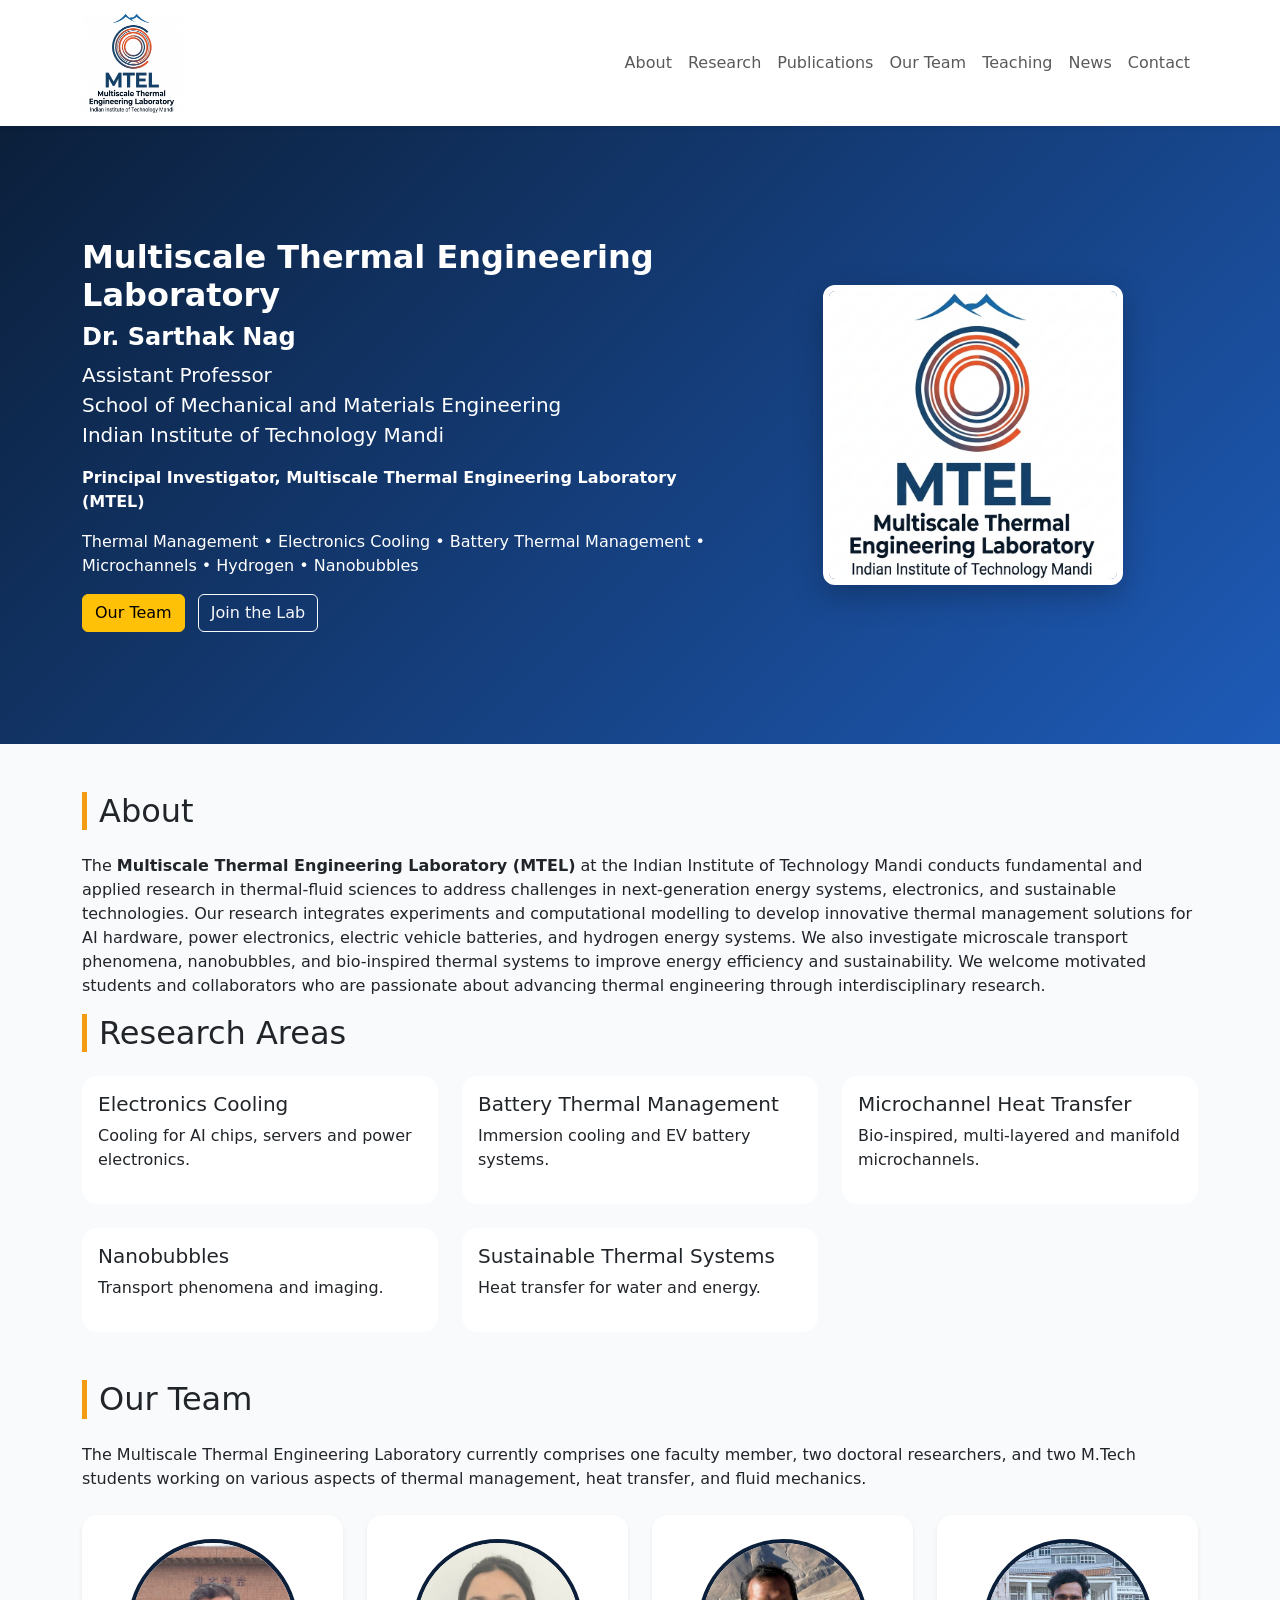
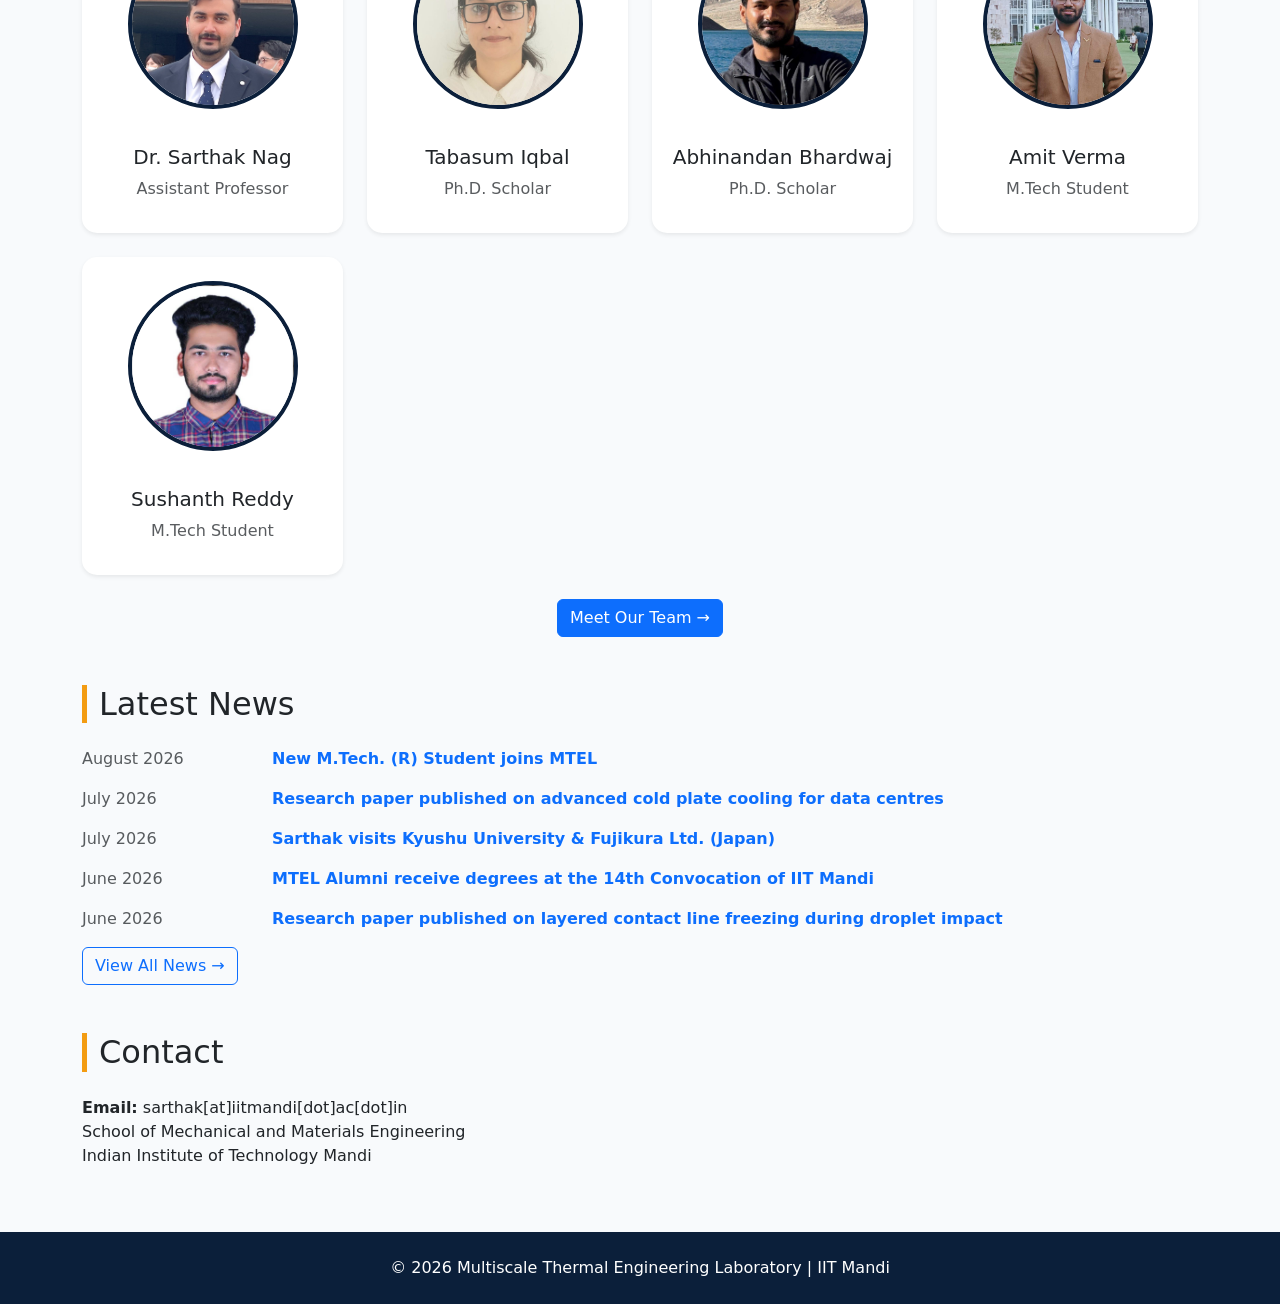
<file: index.html>
<!doctype html>
<html lang='en'>
<head>
<meta charset='utf-8'><meta name='viewport' content='width=device-width,initial-scale=1'>
<title>Dr. Sarthak Nag | MTEL</title>
<link href='https://cdn.jsdelivr.net/npm/bootstrap@5.3.7/dist/css/bootstrap.min.css' rel='stylesheet'>
<link rel='stylesheet' href='assets/css/style.css'>
</head>
<body>
<nav class='navbar navbar-expand-lg bg-white shadow-sm sticky-top'>
<div class='container'>
<a class="navbar-brand" href="index.html">
    <img src="assets/images/MTEL_Logo_square1.png"
         alt="MTEL Logo"
         height="100">
</a>
<ul class="navbar-nav ms-auto">
    <li class="nav-item"><a class="nav-link" href="/nagthermal/index.html#about">About</a></li>
    <li class="nav-item"><a class="nav-link" href="/nagthermal/index.html#research">Research</a></li>
    <li class="nav-item"><a class="nav-link" href="/nagthermal/pages/publications.html">Publications</a></li>
    <li class="nav-item"><a class="nav-link" href="/nagthermal/pages/people.html">Our Team</a></li>
    <li class="nav-item"><a class="nav-link" href="/nagthermal/pages/teaching.html">Teaching</a></li>
    <li class="nav-item"><a class="nav-link" href="/nagthermal/pages/news.html">News</a></li>
    <li class="nav-item"><a class="nav-link" href="/nagthermal/pages/contact.html">Contact</a></li>
</ul></div></nav>

<section class='hero'>
<div class='container'>
<div class='row align-items-center'>
<div class='col-lg-7'>
<h1 class="fs-2 fw-bold">Multiscale Thermal Engineering Laboratory</h1>
<h1 class="fs-4 fw-bold">Dr. Sarthak Nag</h1>
<p class='lead'>Assistant Professor<br>School of Mechanical and Materials Engineering<br>Indian Institute of Technology Mandi</p>
<p><strong>Principal Investigator, Multiscale Thermal Engineering Laboratory (MTEL)</strong></p>
<p>Thermal Management • Electronics Cooling • Battery Thermal Management • Microchannels • Hydrogen • Nanobubbles</p>
<a class='btn btn-warning me-2' href='pages/people.html'>Our Team</a>
<a class='btn btn-outline-light' href='pages/contact.html'>Join the Lab</a>
</div>
<div class='col-lg-5 text-center'>
<img src="assets/images/MTEL_Logo_square1.png"
     alt="Lab Logo"
     class="placeholder-photo">
</div>
</div></div></section>

<div class='container py-5' id='about'>
<h2 class='section-title'>About</h2>
<p>The <strong>Multiscale Thermal Engineering Laboratory (MTEL)</strong> at the Indian Institute of Technology Mandi conducts fundamental and applied research in 
  thermal-fluid sciences to address challenges in next-generation energy systems, electronics, and sustainable technologies. Our research integrates experiments 
  and computational modelling to develop innovative thermal management solutions for AI hardware, power electronics, electric vehicle batteries, and hydrogen energy systems.
  We also investigate microscale transport phenomena, nanobubbles, and bio-inspired thermal systems to improve energy efficiency and sustainability.
  We welcome motivated students and collaborators who are passionate about advancing thermal engineering through interdisciplinary research.
</p>

<h2 class='section-title' id='research'>Research Areas</h2>
<div class='row g-4'>
<div class='col-md-4'><div class='card h-100'><div class='card-body'><h5>Electronics Cooling</h5><p>Cooling for AI chips, servers and power electronics.</p></div></div></div><div class='col-md-4'><div class='card h-100'><div class='card-body'><h5>Battery Thermal Management</h5><p>Immersion cooling and EV battery systems.</p></div></div></div><div class='col-md-4'><div class='card h-100'><div class='card-body'><h5>Microchannel Heat Transfer</h5><p>Bio-inspired, multi-layered and manifold microchannels.</p></div></div></div><div class='col-md-4'><div class='card h-100'><div class='card-body'><h5>Nanobubbles</h5><p>Transport phenomena and imaging.</p></div></div></div><div class='col-md-4'><div class='card h-100'><div class='card-body'><h5>Sustainable Thermal Systems</h5><p>Heat transfer for water and energy.</p></div></div></div>
</div>

<h2 class="section-title mt-5">Our Team</h2> 
    <p class="mb-4"> The Multiscale Thermal Engineering Laboratory currently comprises one faculty member, two doctoral researchers, and two M.Tech students working on various aspects of thermal management, heat transfer, and fluid mechanics. </p> 
    <div class="row g-4">
    <!-- PI --> <div class="col-lg-3 col-md-6"> 
        <div class="card h-100 shadow-sm text-center"> 
            <img src="assets/images/SN-photo.jpg" class="profile-photo mt-4" alt="Dr. Sarthak Nag"> 
            <div class="card-body"> 
                <h5>Dr. Sarthak Nag</h5> 
                <p class="text-muted mb-2"> Assistant Professor </p> </div> </div> </div>
    <!-- Tabasum --> <div class="col-lg-3 col-md-6"> 
        <div class="card h-100 shadow-sm text-center">
            <img src="assets/images/tabasum.jpg" class="profile-photo mt-4" alt="Tabasum Iqbal">
            <div class="card-body"> 
                <h5>Tabasum Iqbal</h5> <p class="text-muted"> Ph.D. Scholar </p> </div> </div> </div>
        <!-- Abhinandan --> <div class="col-lg-3 col-md-6"> 
            <div class="card h-100 shadow-sm text-center"> 
                <img src="assets/images/abhinandan.jpg" class="profile-photo mt-4" alt="Abhinandan Bhardwaj"> 
                <div class="card-body"> 
                    <h5>Abhinandan Bhardwaj</h5> <p class="text-muted"> Ph.D. Scholar </p> </div> </div> </div> 
        <!-- Amit --> <div class="col-lg-3 col-md-6"> 
            <div class="card h-100 shadow-sm text-center"> 
                <img src="assets/images/amitv.jpg" class="profile-photo mt-4" alt="Amit Verma"> <div class="card-body"> 
                    <h5>Amit Verma</h5> <p class="text-muted"> M.Tech Student </p> </div> </div> </div> 
        <!-- Sushanth --> <div class="col-lg-3 col-md-6">
            <div class="card h-100 shadow-sm text-center"> 
                <img src="assets/images/sushanth.jpeg" class="profile-photo mt-4" alt="Suhant">
                <div class="card-body"> <h5>Sushanth Reddy</h5> 
                    <p class="text-muted"> M.Tech Student </p> </div> </div> </div> </div> 
    <div class="text-center mt-4"> <a href="pages/people.html" class="btn btn-primary"> Meet Our Team → </a> </div>
    
<h2 class='section-title mt-5'>Latest News</h2>

<div id="latest-news">
    <p class="text-muted">Loading latest news...</p>
</div>

<div class="mt-3">
    <a href="pages/news.html" class="btn btn-outline-primary">
        View All News →
    </a>
</div>

<h2 class='section-title mt-5' id='contact'>Contact</h2>
<p><strong>Email:</strong> sarthak[at]iitmandi[dot]ac[dot]in<br>
School of Mechanical and Materials Engineering<br>Indian Institute of Technology Mandi</p>
</div>

<footer class='py-4'><div class='container text-center'>
© <span id='year'></span> Multiscale Thermal Engineering Laboratory | IIT Mandi
</div></footer>
<script src='assets/js/main.js'></script>
</body></html>
</file>
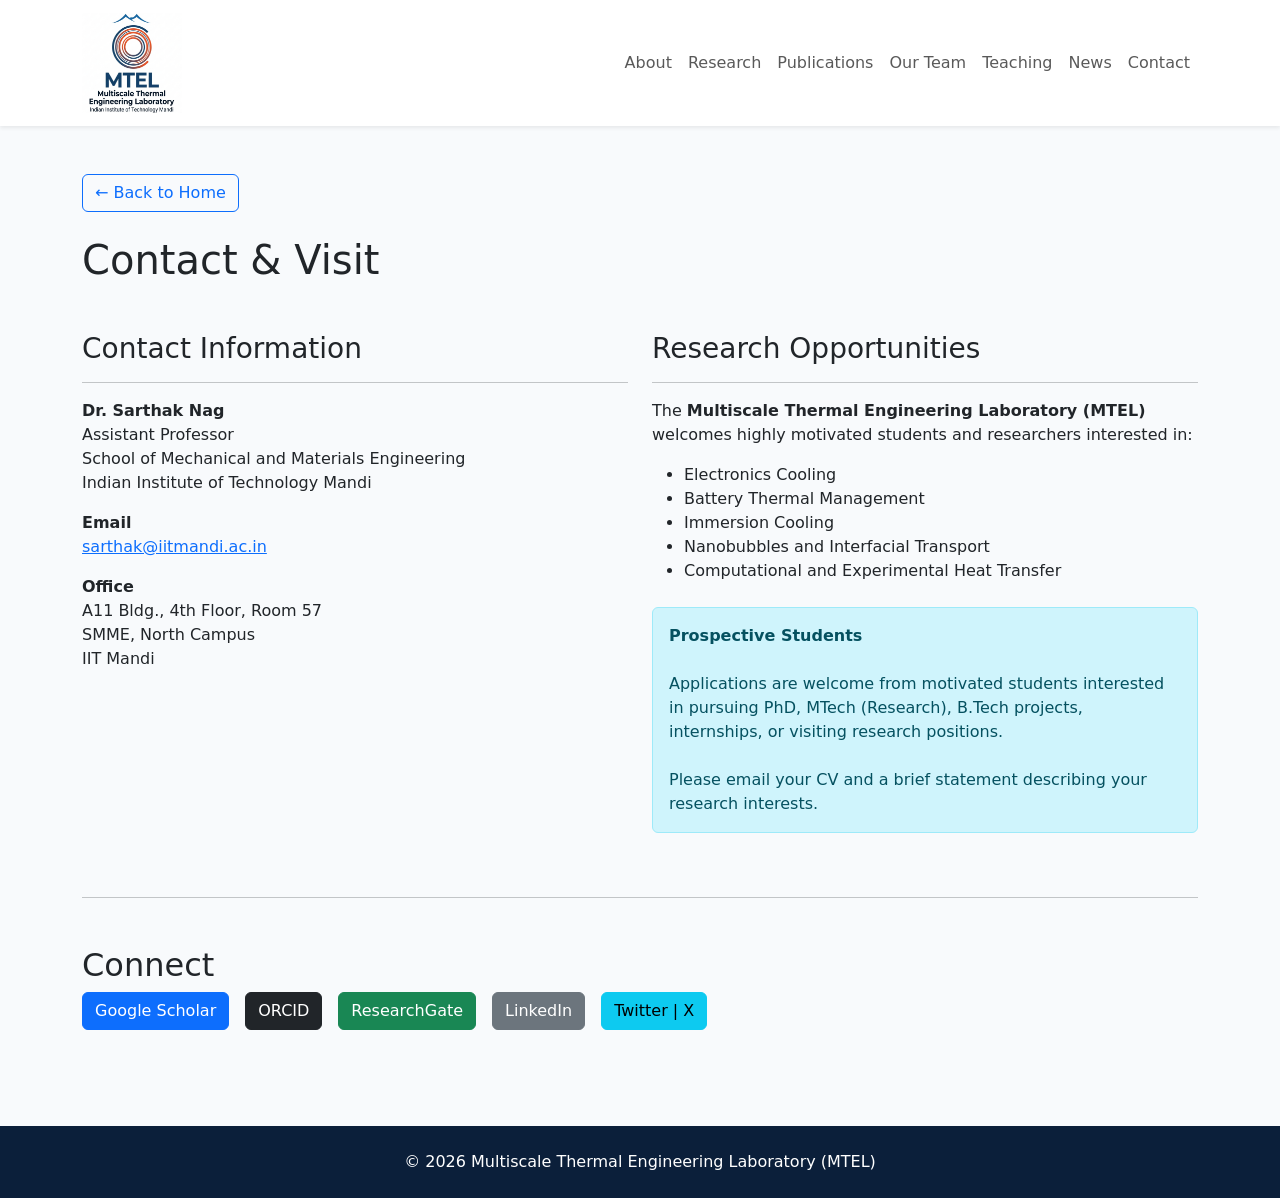
<file: pages/contact.html>
<!doctype html>
<html lang='en'>
<head>
<meta charset='utf-8'><meta name='viewport' content='width=device-width,initial-scale=1'>
<title>Our Team | MTEL</title>
<link href='https://cdn.jsdelivr.net/npm/bootstrap@5.3.7/dist/css/bootstrap.min.css' rel='stylesheet'>
<link rel='stylesheet' href='../assets/css/style.css'>
</head>
<body>
<nav class='navbar navbar-expand-lg bg-white shadow-sm sticky-top'>
<div class='container'>
<a class="navbar-brand" href="../index.html">
    <img src="../assets/images/MTEL_Logo_square1.png"
         alt="MTEL Logo"
         height="100">
</a>
<ul class="navbar-nav ms-auto">
    <li class="nav-item"><a class="nav-link" href="/nagthermal/index.html#about">About</a></li>
    <li class="nav-item"><a class="nav-link" href="/nagthermal/index.html#research">Research</a></li>
    <li class="nav-item"><a class="nav-link" href="/nagthermal/pages/publications.html">Publications</a></li>
    <li class="nav-item"><a class="nav-link" href="/nagthermal/pages/people.html">Our Team</a></li>
    <li class="nav-item"><a class="nav-link" href="/nagthermal/pages/teaching.html">Teaching</a></li>
    <li class="nav-item"><a class="nav-link" href="/nagthermal/pages/news.html">News</a></li>
    <li class="nav-item"><a class="nav-link" href="/nagthermal/pages/contact.html">Contact</a></li>
</ul></div></nav>

    <div class='container py-5' id='about'>
    <a href="../index.html" class="btn btn-outline-primary mb-4">
    ← Back to Home
</a>


    <h1 class="mb-5">Contact & Visit</h1>

    <div class="row">

        <div class="col-lg-6">

            <h3>Contact Information</h3>

            <hr>

            <p>
                <strong>Dr. Sarthak Nag</strong><br>
                Assistant Professor<br>
                School of Mechanical and Materials Engineering<br>
                Indian Institute of Technology Mandi
            </p>

            <p>
                <strong>Email</strong><br>
                <a href="mailto:sarthak@iitmandi.ac.in">
                    sarthak@iitmandi.ac.in
                </a>
            </p>

            <p>
                <strong>Office</strong><br>
                A11 Bldg., 4th Floor, Room 57<br>
                SMME, North Campus<br>
                IIT Mandi
            </p>

        </div>

        <div class="col-lg-6">

            <h3>Research Opportunities</h3>

            <hr>

            <p>
                The <strong>Multiscale Thermal Engineering Laboratory (MTEL)</strong>
                welcomes highly motivated students and researchers interested in:
            </p>

            <ul>

                <li>Electronics Cooling</li>

                <li>Battery Thermal Management</li>

                <li>Immersion Cooling</li>

                <li>Nanobubbles and Interfacial Transport</li>

                <li>Computational and Experimental Heat Transfer</li>

            </ul>

            <div class="alert alert-info mt-4">

                <strong>Prospective Students</strong>

                <br><br>

                Applications are welcome from motivated students interested in
                pursuing PhD, MTech (Research), B.Tech projects,
                internships, or visiting research positions.

                <br><br>

                Please email your CV 
                and a brief statement describing your research interests.

            </div>

        </div>

    </div>

    <hr class="my-5">

    <h2>Connect</h2>

<div class="d-flex gap-3 flex-wrap">

    <a class="btn btn-primary"
       href="https://scholar.google.com/citations?user=2ltSnQ8AAAAJ&hl=en"
       target="_blank"
       rel="noopener noreferrer">
        Google Scholar
    </a>

    <a class="btn btn-dark"
       href="https://orcid.org/0000-0002-2095-2485"
       target="_blank"
       rel="noopener noreferrer">
        ORCID
    </a>

    <a class="btn btn-success"
       href="https://www.researchgate.net/profile/Sarthak-Nag"
       target="_blank"
       rel="noopener noreferrer">
        ResearchGate
    </a>

    <a class="btn btn-secondary"
       href="https://www.linkedin.com/in/sarthaknag/"
       target="_blank"
       rel="noopener noreferrer">
        LinkedIn
    </a>

    <a class="btn btn-info"
       href="https://x.com/iamSarthakNag"
       target="_blank"
       rel="noopener noreferrer">
        Twitter | X
    </a>

</div>

</div>
    
  
<footer class="text-center py-4 mt-5">

    © 2026 Multiscale Thermal Engineering Laboratory (MTEL)

</footer>

</body>

</html>
</file>
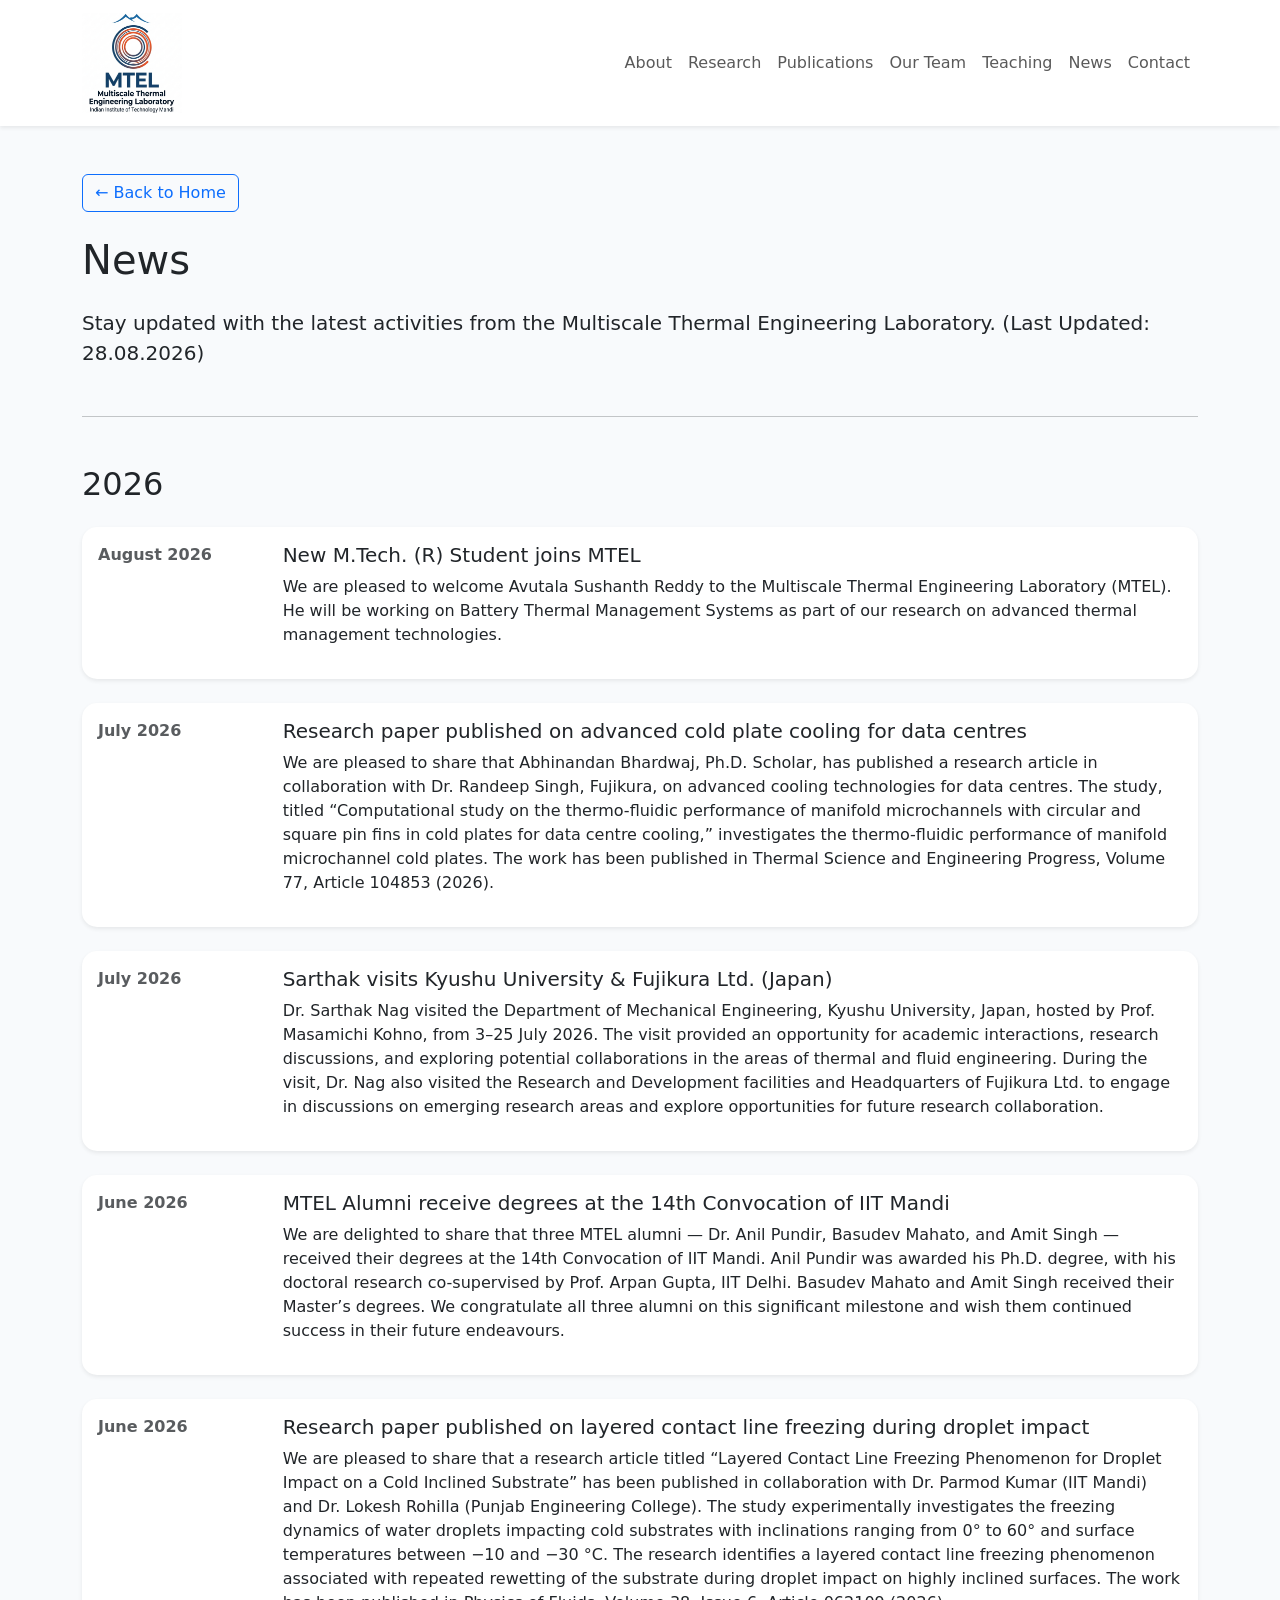
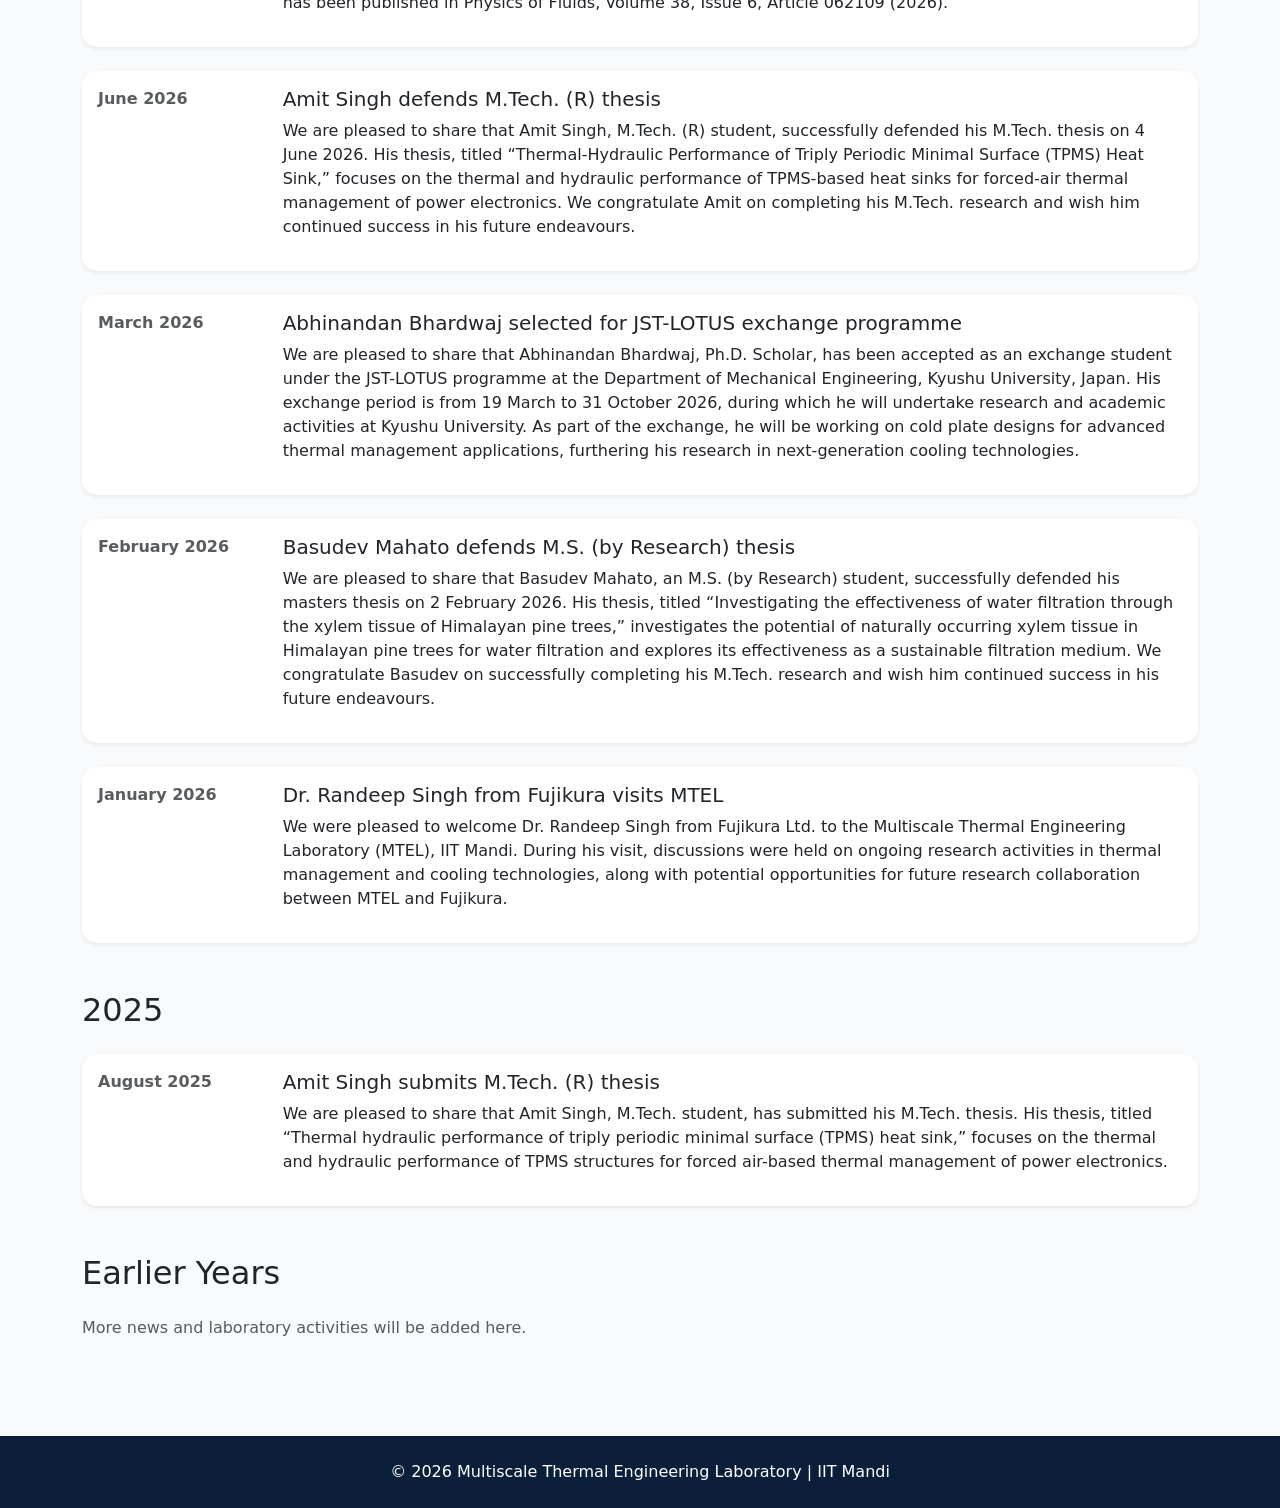
<file: pages/news.html>
<!doctype html>
<html lang='en'>
<head>
<meta charset='utf-8'><meta name='viewport' content='width=device-width,initial-scale=1'>
<title>News | MTEL</title>
<link href='https://cdn.jsdelivr.net/npm/bootstrap@5.3.7/dist/css/bootstrap.min.css' rel='stylesheet'>
<link rel='stylesheet' href='../assets/css/style.css'>
</head>
<body>
<nav class='navbar navbar-expand-lg bg-white shadow-sm sticky-top'>
<div class='container'>
<a class="navbar-brand" href="../index.html">
    <img src="../assets/images/MTEL_Logo_square1.png"
         alt="MTEL Logo"
         height="100">
</a>    
<ul class="navbar-nav ms-auto">
    <li class="nav-item"><a class="nav-link" href="/nagthermal/index.html#about">About</a></li>
    <li class="nav-item"><a class="nav-link" href="/nagthermal/index.html#research">Research</a></li>
    <li class="nav-item"><a class="nav-link" href="/nagthermal/pages/publications.html">Publications</a></li>
    <li class="nav-item"><a class="nav-link" href="/nagthermal/pages/people.html">Our Team</a></li>
    <li class="nav-item"><a class="nav-link" href="/nagthermal/pages/teaching.html">Teaching</a></li>
    <li class="nav-item"><a class="nav-link" href="/nagthermal/pages/news.html">News</a></li>
    <li class="nav-item"><a class="nav-link" href="/nagthermal/pages/contact.html">Contact</a></li>
</ul></div></nav>

    <div class='container py-5' id='about'>
    <a href="../index.html" class="btn btn-outline-primary mb-4">
    ← Back to Home
</a>

 <h1 class="mb-4">News</h1>

    <p class="lead">
        Stay updated with the latest activities from the
        Multiscale Thermal Engineering Laboratory. (Last Updated: 28.08.2026)
    </p>

    <hr class="my-5">


    <!-- ==================== 2026 ==================== -->

    <section class="mb-5">

        <h2 class="mb-4">2026</h2>

      
        <!-- News Item -->

        <div class="card shadow-sm mb-4">

            <div class="card-body">

                <div class="row">

                    <div class="col-md-2">
                        <p class="text-muted mb-1">
                            <strong>August 2026</strong>
                        </p>
                    </div>

                    <div class="col-md-10">

                        <h5>
                            New M.Tech. (R) Student joins MTEL
                        </h5>

                        <p>
                           We are pleased to welcome Avutala Sushanth Reddy to the Multiscale Thermal Engineering Laboratory (MTEL). 
                            He will be working on Battery Thermal Management Systems as part of our research on advanced thermal 
                            management technologies.
                        </p>

                    </div>

                </div>

            </div>

        </div>


        <!-- News Item -->

        <div class="card shadow-sm mb-4">

            <div class="card-body">

                <div class="row">

                    <div class="col-md-2">
                        <p class="text-muted mb-1">
                            <strong>July 2026</strong>
                        </p>
                    </div>

                    <div class="col-md-10">

                        <h5>
                            Research paper published on advanced cold plate cooling for data centres
                        </h5>

                        <p>
                           We are pleased to share that Abhinandan Bhardwaj, Ph.D. Scholar, has published a research article
                            in collaboration with Dr. Randeep Singh, Fujikura, on advanced cooling technologies for data centres. 
                            The study, titled “Computational study on the thermo-fluidic performance of manifold microchannels with 
                            circular and square pin fins in cold plates for data centre cooling,” investigates the thermo-fluidic
                            performance of manifold microchannel cold plates. The work has been published in Thermal Science and 
                            Engineering Progress, Volume 77, Article 104853 (2026).
                        </p>

                    </div>

                </div>

            </div>

        </div>

     <!-- News Item -->

        <div class="card shadow-sm mb-4">

            <div class="card-body">

                <div class="row">

                    <div class="col-md-2">
                        <p class="text-muted mb-1">
                            <strong>July 2026</strong>
                        </p>
                    </div>

                    <div class="col-md-10">

                        <h5>
                            Sarthak visits Kyushu University & Fujikura Ltd. (Japan)
                        </h5>

                        <p>
                       Dr. Sarthak Nag visited the Department of Mechanical Engineering, Kyushu University, Japan, hosted by 
                            Prof. Masamichi Kohno, from 3–25 July 2026. The visit provided an opportunity for academic interactions, 
                            research discussions, and exploring potential collaborations in the areas of thermal and fluid engineering.

During the visit, Dr. Nag also visited the Research and Development facilities and Headquarters of Fujikura Ltd. 
                            to engage in discussions on emerging research areas and explore opportunities for future 
                            research collaboration.
                        </p>

                    </div>

                </div>

            </div>

        </div>

                        <!-- News Item -->

        <div class="card shadow-sm mb-4">

            <div class="card-body">

                <div class="row">

                    <div class="col-md-2">
                        <p class="text-muted mb-1">
                            <strong>June 2026</strong>
                        </p>
                    </div>

                    <div class="col-md-10">

                        <h5>
                            MTEL Alumni receive degrees at the 14th Convocation of IIT Mandi
                        </h5>

                        <p>
                    We are delighted to share that three MTEL alumni — Dr. Anil Pundir, Basudev Mahato, and Amit Singh — 
                            received their degrees at the 14th Convocation of IIT Mandi.

Anil Pundir was awarded his Ph.D. degree, with his doctoral research co-supervised by Prof. Arpan Gupta, IIT Delhi. 
                            Basudev Mahato and Amit Singh received their Master’s degrees.

We congratulate all three alumni on this significant milestone and wish them continued success in their future endeavours.
                        </p>

                    </div>

                </div>

            </div>

        </div>

         <!-- News Item -->

        <div class="card shadow-sm mb-4">

            <div class="card-body">

                <div class="row">

                    <div class="col-md-2">
                        <p class="text-muted mb-1">
                            <strong>June 2026</strong>
                        </p>
                    </div>

                    <div class="col-md-10">

                        <h5>
                 Research paper published on layered contact line freezing during droplet impact
                        </h5>

                        <p>
                  We are pleased to share that a research article titled “Layered Contact Line Freezing Phenomenon for Droplet Impact 
                            on a Cold Inclined Substrate” has been published in collaboration with Dr. Parmod Kumar (IIT Mandi) and 
                            Dr. Lokesh Rohilla (Punjab Engineering College).

The study experimentally investigates the freezing dynamics of water droplets impacting cold substrates with inclinations 
                            ranging from 0° to 60° and surface temperatures between −10 and −30 °C. The research identifies a 
                            layered contact line freezing phenomenon associated with repeated rewetting of the substrate during droplet 
                            impact on highly inclined surfaces.

The work has been published in Physics of Fluids, Volume 38, Issue 6, Article 062109 (2026).
                        </p>

                    </div>

                </div>

            </div>

        </div>
                        <!-- News Item -->

        <div class="card shadow-sm mb-4">

            <div class="card-body">

                <div class="row">

                    <div class="col-md-2">
                        <p class="text-muted mb-1">
                            <strong>June 2026</strong>
                        </p>
                    </div>

                    <div class="col-md-10">

                        <h5>
                            Amit Singh defends M.Tech. (R) thesis
                        </h5>

                        <p>
                   We are pleased to share that Amit Singh, M.Tech. (R) student, successfully defended his M.Tech. thesis on 4 June 2026.

His thesis, titled “Thermal-Hydraulic Performance of Triply Periodic Minimal Surface (TPMS) Heat Sink,” focuses on the thermal and 
                            hydraulic performance of TPMS-based heat sinks for forced-air thermal management of power electronics.

We congratulate Amit on completing his M.Tech. research and wish him continued success in his future endeavours.
                        </p>

                    </div>

                </div>

            </div>

        </div>
        
         <!-- News Item -->

        <div class="card shadow-sm mb-4">

            <div class="card-body">

                <div class="row">

                    <div class="col-md-2">
                        <p class="text-muted mb-1">
                            <strong>March 2026</strong>
                        </p>
                    </div>

                    <div class="col-md-10">

                        <h5>
                            Abhinandan Bhardwaj selected for JST-LOTUS exchange programme
                        </h5>

                        <p>
                      We are pleased to share that Abhinandan Bhardwaj, Ph.D. Scholar, has been accepted as an exchange student 
                            under the JST-LOTUS programme at the Department of Mechanical Engineering, Kyushu University, Japan.

His exchange period is from 19 March to 31 October 2026, during which he will undertake research and academic activities at 
                            Kyushu University. As part of the exchange, he will be working on cold plate designs for advanced 
                            thermal management applications, furthering his research in next-generation cooling technologies.
                        </p>

                    </div>

                </div>

            </div>

        </div>
        
<!-- News Item -->

        <div class="card shadow-sm mb-4">

            <div class="card-body">

                <div class="row">

                    <div class="col-md-2">
                        <p class="text-muted mb-1">
                            <strong>February 2026</strong>
                        </p>
                    </div>

                    <div class="col-md-10">

                        <h5>
                           Basudev Mahato defends M.S. (by Research) thesis
                        </h5>

                        <p>
                   We are pleased to share that Basudev Mahato, an M.S. (by Research) student, successfully defended his masters thesis on 2 February 2026.

His thesis, titled “Investigating the effectiveness of water filtration through the xylem tissue of Himalayan pine trees,” investigates the potential of naturally occurring xylem tissue in Himalayan pine trees for water filtration and explores its effectiveness as a sustainable filtration medium.

We congratulate Basudev on successfully completing his M.Tech. research and wish him continued success in his future endeavours.
                        </p>

                    </div>

                </div>

            </div>

        </div>

<!-- News Item -->

        <div class="card shadow-sm mb-4">

            <div class="card-body">

                <div class="row">

                    <div class="col-md-2">
                        <p class="text-muted mb-1">
                            <strong>January 2026</strong>
                        </p>
                    </div>

                    <div class="col-md-10">

                        <h5>
                            Dr. Randeep Singh from Fujikura visits MTEL
                        </h5>

                        <p>
              We were pleased to welcome Dr. Randeep Singh from Fujikura Ltd. to the Multiscale Thermal Engineering Laboratory 
                            (MTEL), IIT Mandi.

During his visit, discussions were held on ongoing research activities in thermal management and cooling technologies, 
                            along with potential opportunities for future research collaboration between MTEL and Fujikura.
                        </p>

                    </div>

                </div>

            </div>

        </div>

    </section>


    <!-- ==================== 2025 ==================== -->

    <section class="mb-5">

        <h2 class="mb-4">2025</h2>

 <!-- News Item -->

        <div class="card shadow-sm mb-4">

            <div class="card-body">

                <div class="row">

                    <div class="col-md-2">
                        <p class="text-muted mb-1">
                            <strong>August 2025</strong>
                        </p>
                    </div>

                    <div class="col-md-10">

                        <h5>
                            Amit Singh submits M.Tech. (R) thesis
                        </h5>

                        <p>
                     We are pleased to share that Amit Singh, M.Tech. student, has submitted his M.Tech. thesis.

His thesis, titled “Thermal hydraulic performance of triply periodic minimal surface (TPMS) heat sink,” focuses on the thermal and 
                            hydraulic performance of TPMS structures for forced air-based thermal management of power electronics.
                        </p>

                    </div>

                </div>

            </div>

        </div>

    </section>


    <!-- ==================== Earlier Years ==================== -->

    <section class="mb-5">

        <h2 class="mb-4">Earlier Years</h2>

        <p class="text-muted">
            More news and laboratory activities will be added here.
        </p>

    </section>


</div>


<!-- Footer -->

<footer class='py-4'>

<div class='container text-center'>

© 2026 Multiscale Thermal Engineering Laboratory | IIT Mandi

</div>

</footer>


<script src='../assets/js/main.js'></script>

</body>
</html>
</file>
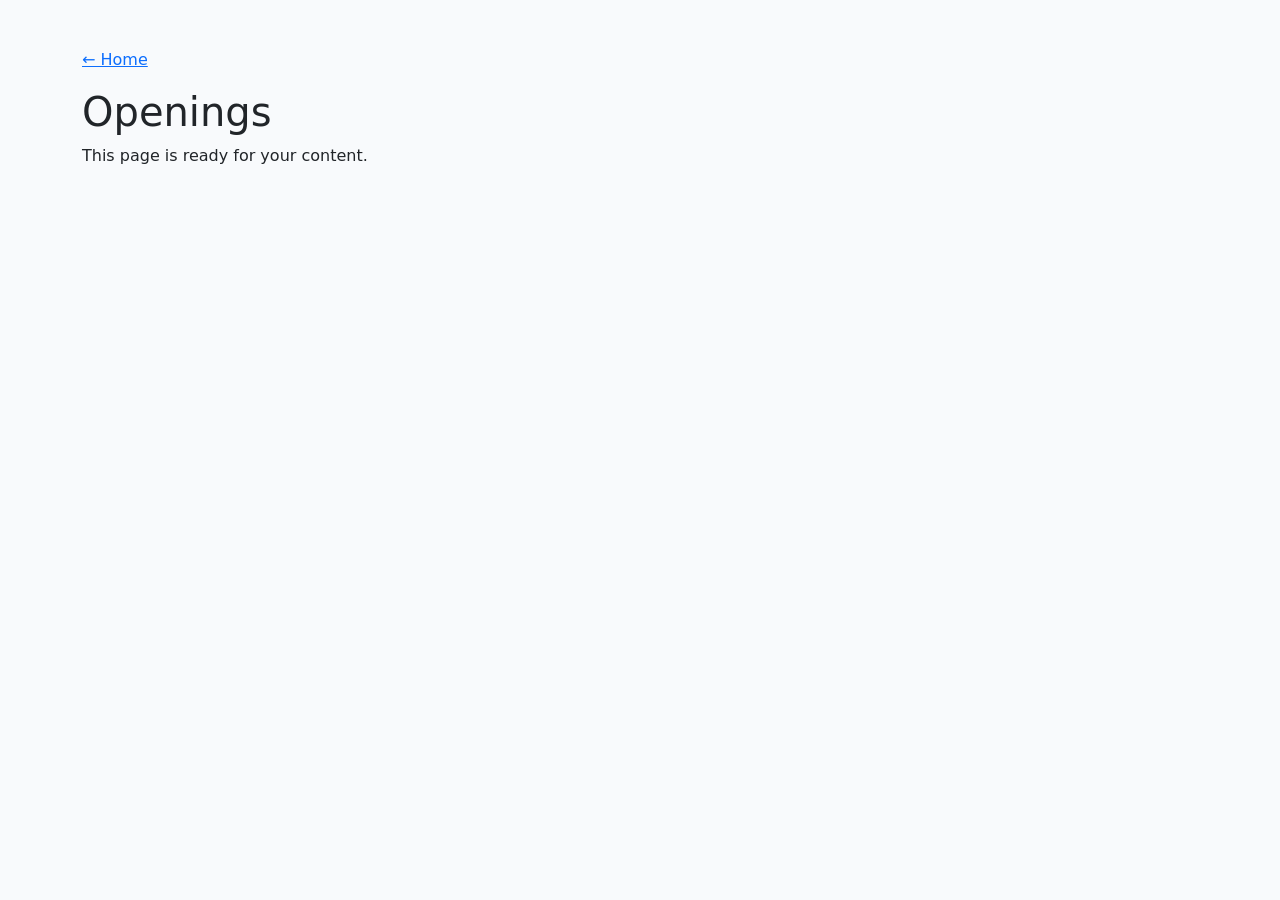
<file: pages/openings.html>
<!doctype html><html><head>
<meta charset='utf-8'><meta name='viewport' content='width=device-width,initial-scale=1'>
<link href='https://cdn.jsdelivr.net/npm/bootstrap@5.3.7/dist/css/bootstrap.min.css' rel='stylesheet'>
<link rel='stylesheet' href='../assets/css/style.css'>
<title>Openings</title></head>
<body><div class='container py-5'>
<a href='../index.html'>&larr; Home</a>
<h1 class='mt-3'>Openings</h1>
<p>This page is ready for your content.</p>
</div></body></html>
</file>
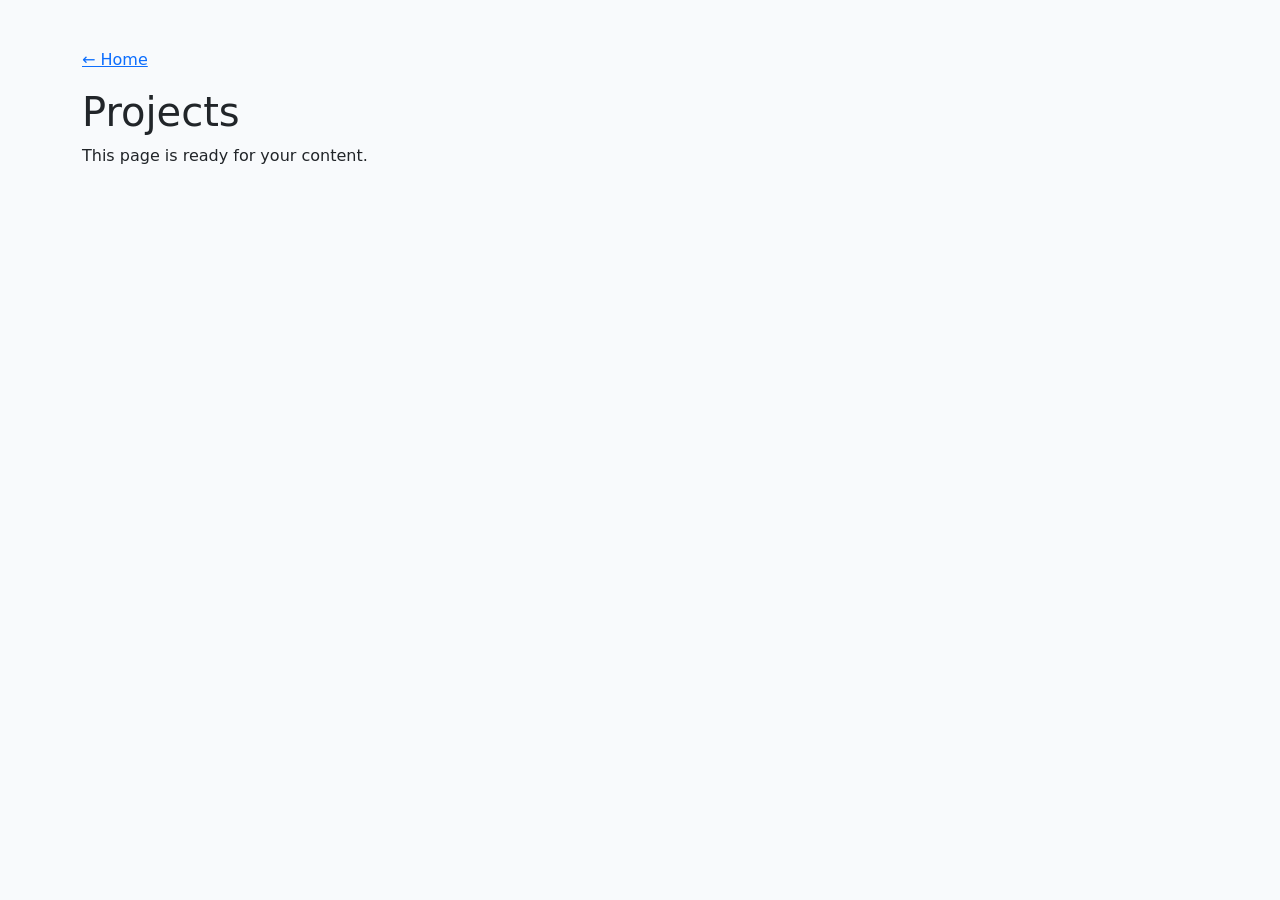
<file: pages/projects.html>
<!doctype html><html><head>
<meta charset='utf-8'><meta name='viewport' content='width=device-width,initial-scale=1'>
<link href='https://cdn.jsdelivr.net/npm/bootstrap@5.3.7/dist/css/bootstrap.min.css' rel='stylesheet'>
<link rel='stylesheet' href='../assets/css/style.css'>
<title>Projects</title></head>
<body><div class='container py-5'>
<a href='../index.html'>&larr; Home</a>
<h1 class='mt-3'>Projects</h1>
<p>This page is ready for your content.</p>
</div></body></html>
</file>
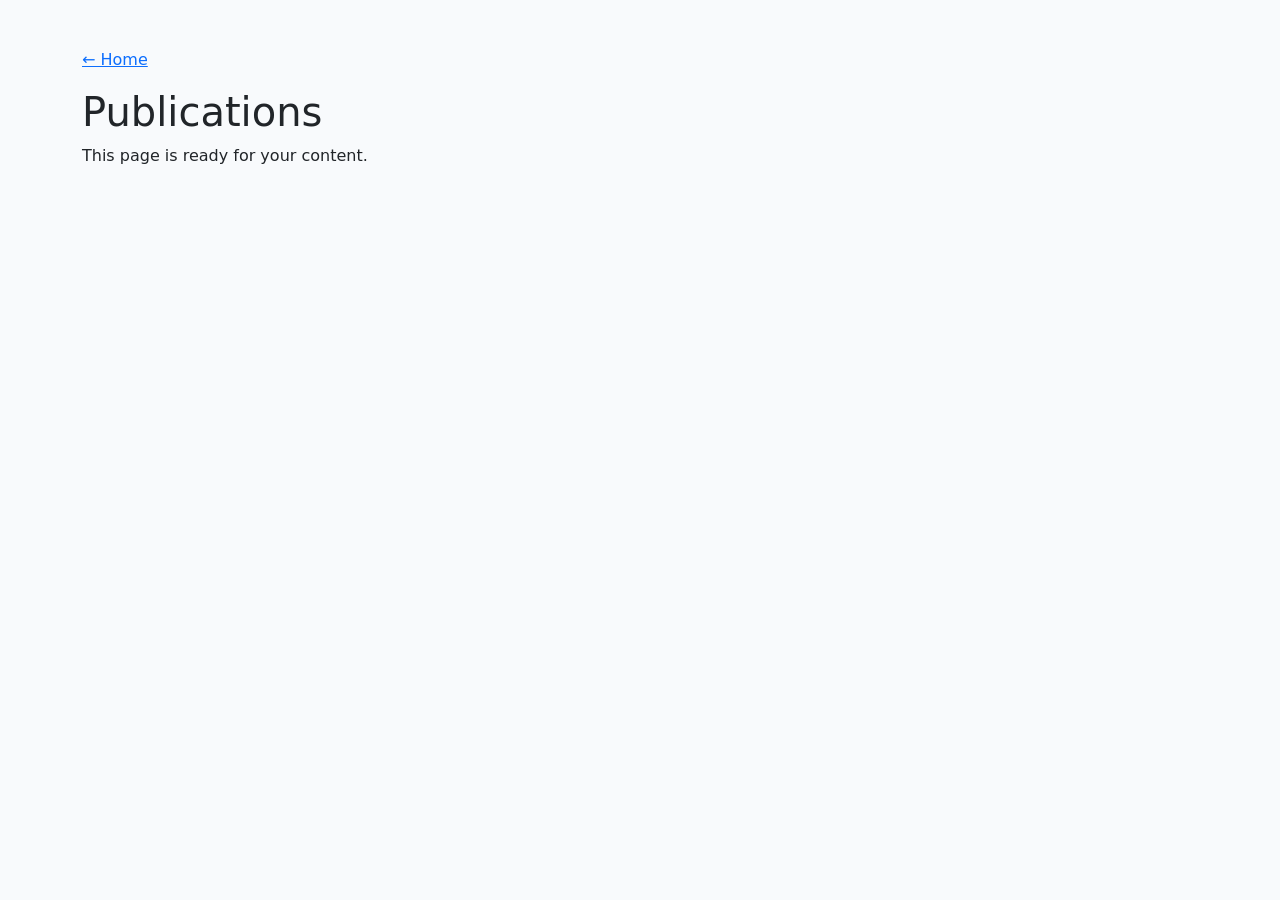
<file: pages/publications.html>
<!doctype html><html><head>
<meta charset='utf-8'><meta name='viewport' content='width=device-width,initial-scale=1'>
<link href='https://cdn.jsdelivr.net/npm/bootstrap@5.3.7/dist/css/bootstrap.min.css' rel='stylesheet'>
<link rel='stylesheet' href='../assets/css/style.css'>
<title>Publications</title></head>
<body><div class='container py-5'>
<a href='../index.html'>&larr; Home</a>
<h1 class='mt-3'>Publications</h1>
<p>This page is ready for your content.</p>
</div></body></html>
</file>
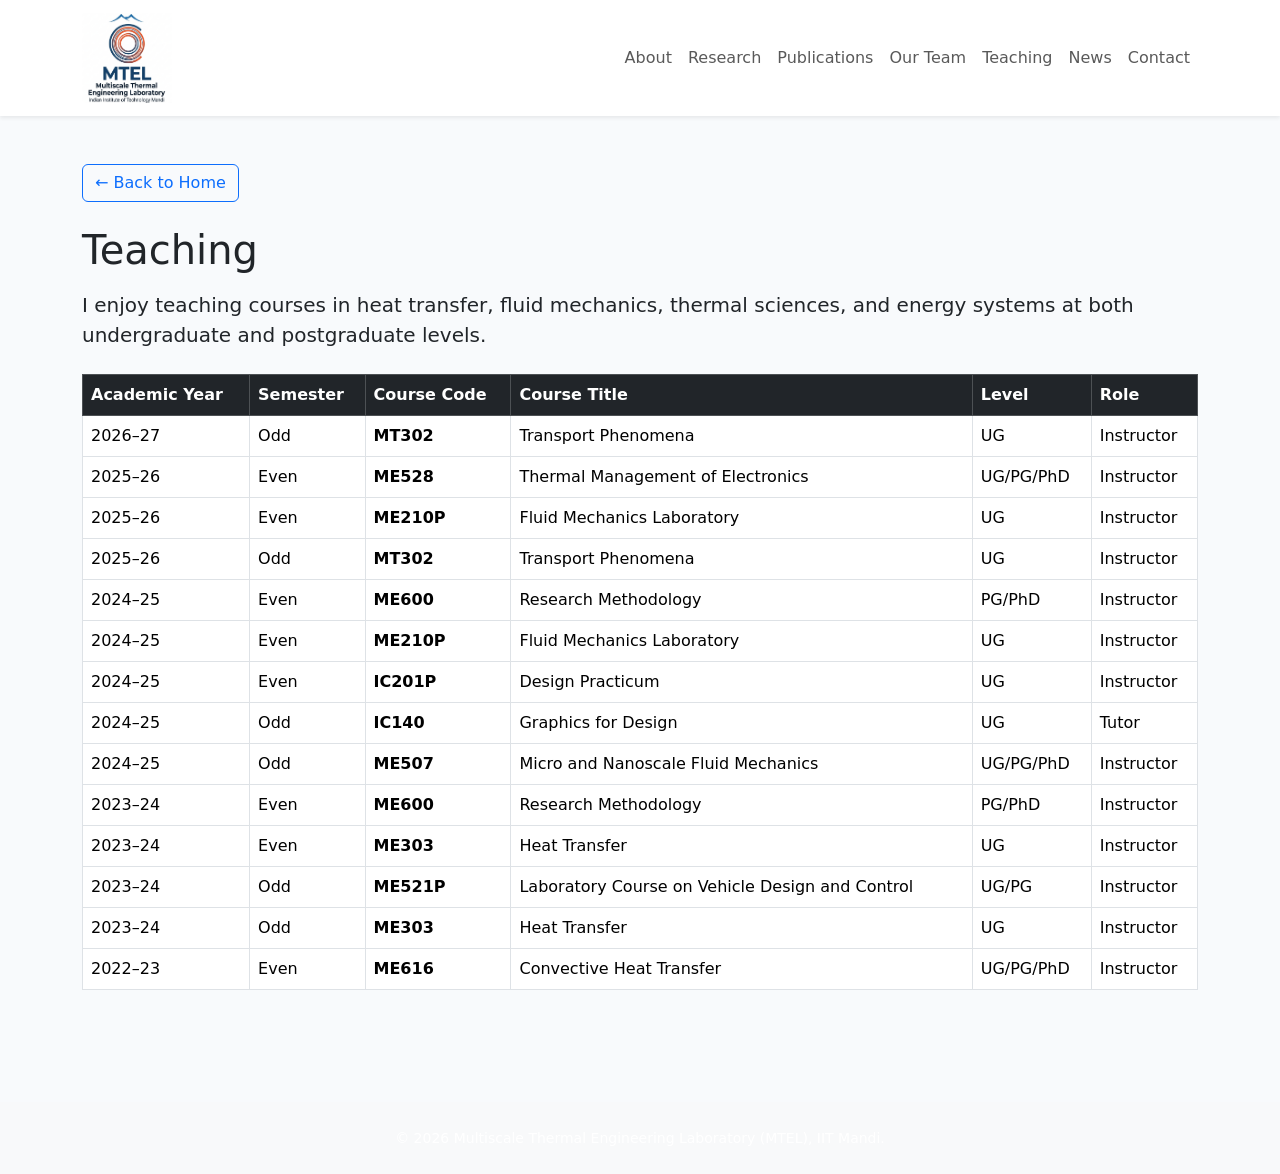
<file: pages/teaching.html>
<!doctype html>
<html lang="en">

<head>
    <meta charset="utf-8">
    <meta name="viewport" content="width=device-width, initial-scale=1">
    <title>Teaching | MTEL</title>

    <link href="https://cdn.jsdelivr.net/npm/bootstrap@5.3.7/dist/css/bootstrap.min.css" rel="stylesheet">
    <link rel="stylesheet" href="../assets/css/style.css">
</head>

<body>

<!-- Navigation -->
<nav class="navbar navbar-expand-lg bg-white shadow-sm sticky-top">
    <div class="container">

        <a class="navbar-brand" href="../index.html">
            <img src="../assets/images/MTEL_Logo_square1.png"
                 alt="MTEL Logo"
                 height="90">
        </a>

        <button class="navbar-toggler" type="button" data-bs-toggle="collapse"
            data-bs-target="#navbarNav">
            <span class="navbar-toggler-icon"></span>
        </button>

        <div class="collapse navbar-collapse" id="navbarNav">
<ul class="navbar-nav ms-auto">
    <li class="nav-item"><a class="nav-link" href="/nagthermal/index.html#about">About</a></li>
    <li class="nav-item"><a class="nav-link" href="/nagthermal/index.html#research">Research</a></li>
    <li class="nav-item"><a class="nav-link" href="/nagthermal/pages/publications.html">Publications</a></li>
    <li class="nav-item"><a class="nav-link" href="/nagthermal/pages/people.html">Our Team</a></li>
    <li class="nav-item"><a class="nav-link" href="/nagthermal/pages/teaching.html">Teaching</a></li>
    <li class="nav-item"><a class="nav-link" href="/nagthermal/pages/news.html">News</a></li>
    <li class="nav-item"><a class="nav-link" href="/nagthermal/pages/contact.html">Contact</a></li>
</ul></div></nav>

    <div class='container py-5' id='about'>
    <a href="../index.html" class="btn btn-outline-primary mb-4">
    ← Back to Home
</a>

    <h1 class="mb-3">Teaching</h1>

    <p class="lead">
        I enjoy teaching courses in heat transfer, fluid mechanics, thermal sciences,
        and energy systems at both undergraduate and postgraduate levels.
    </p>

    <div class="table-responsive mt-4">

        <table class="table table-hover table-bordered align-middle">

            <thead class="table-dark">
                <tr>
                    <th>Academic Year</th>
                    <th>Semester</th>
                    <th>Course Code</th>
                    <th>Course Title</th>
                    <th>Level</th>
                    <th>Role</th>
                </tr>
            </thead>

            <tbody>

    <tr>
        <td>2026–27</td>
        <td>Odd</td>
        <td><strong>MT302</strong></td>
        <td>Transport Phenomena</td>
        <td>UG</td>
        <td>Instructor</td>
    </tr>

    <tr>
        <td>2025–26</td>
        <td>Even</td>
        <td><strong>ME528</strong></td>
        <td>Thermal Management of Electronics</td>
        <td>UG/PG/PhD</td>
        <td>Instructor</td>
    </tr>

    <tr>
        <td>2025–26</td>
        <td>Even</td>
        <td><strong>ME210P</strong></td>
        <td>Fluid Mechanics Laboratory</td>
        <td>UG</td>
        <td>Instructor</td>
    </tr>

    <tr>
        <td>2025–26</td>
        <td>Odd</td>
        <td><strong>MT302</strong></td>
        <td>Transport Phenomena</td>
        <td>UG</td>
        <td>Instructor</td>
    </tr>

    <tr>
        <td>2024–25</td>
        <td>Even</td>
        <td><strong>ME600</strong></td>
        <td>Research Methodology</td>
        <td>PG/PhD</td>
        <td>Instructor</td>
    </tr>

    <tr>
        <td>2024–25</td>
        <td>Even</td>
        <td><strong>ME210P</strong></td>
        <td>Fluid Mechanics Laboratory</td>
        <td>UG</td>
        <td>Instructor</td>
    </tr>

    <tr>
        <td>2024–25</td>
        <td>Even</td>
        <td><strong>IC201P</strong></td>
        <td>Design Practicum</td>
        <td>UG</td>
        <td>Instructor</td>
    </tr>

    <tr>
        <td>2024–25</td>
        <td>Odd</td>
        <td><strong>IC140</strong></td>
        <td>Graphics for Design</td>
        <td>UG</td>
        <td>Tutor</td>
    </tr>

    <tr>
        <td>2024–25</td>
        <td>Odd</td>
        <td><strong>ME507</strong></td>
        <td>Micro and Nanoscale Fluid Mechanics</td>
        <td>UG/PG/PhD</td>
        <td>Instructor</td>
    </tr>

    <tr>
        <td>2023–24</td>
        <td>Even</td>
        <td><strong>ME600</strong></td>
        <td>Research Methodology</td>
        <td>PG/PhD</td>
        <td>Instructor</td>
    </tr>

    <tr>
        <td>2023–24</td>
        <td>Even</td>
        <td><strong>ME303</strong></td>
        <td>Heat Transfer</td>
        <td>UG</td>
        <td>Instructor</td>
    </tr>

    <tr>
        <td>2023–24</td>
        <td>Odd</td>
        <td><strong>ME521P</strong></td>
        <td>Laboratory Course on Vehicle Design and Control</td>
        <td>UG/PG</td>
        <td>Instructor</td>
    </tr>

    <tr>
        <td>2023–24</td>
        <td>Odd</td>
        <td><strong>ME303</strong></td>
        <td>Heat Transfer</td>
        <td>UG</td>
        <td>Instructor</td>
    </tr>

    <tr>
        <td>2022–23</td>
        <td>Even</td>
        <td><strong>ME616</strong></td>
        <td>Convective Heat Transfer</td>
        <td>UG/PG/PhD</td>
        <td>Instructor</td>
    </tr>

</tbody>

        </table>

    </div>

</div>

<footer class="py-4 mt-5 bg-light">
    <div class="container text-center">
        <small>&copy; 2026 Multiscale Thermal Engineering Laboratory (MTEL), IIT Mandi.</small>
    </div>
</footer>

<script src="https://cdn.jsdelivr.net/npm/bootstrap@5.3.7/dist/js/bootstrap.bundle.min.js"></script>

</body>
</html>
</file>
<file: assets/css/style.css>
:root{--primary:#0b1f3a;--accent:#f39c12;--light:#f8fafc}
body{font-family:system-ui,-apple-system,Segoe UI,Roboto,sans-serif;background:var(--light)}
.hero{background:linear-gradient(135deg,#0b1f3a,#1e5bb8);color:#fff;padding:7rem 0}
.section-title{border-left:5px solid var(--accent);padding-left:.75rem;margin-bottom:1.5rem}
.card:hover{transform:translateY(-4px);transition:.25s}
footer{background:#0b1f3a;color:#fff}
.stat{font-size:2rem;font-weight:700;color:#1e5bb8}

.placeholder-photo {
    width: 300px;
    height: 300px;
    object-fit: cover;
    border-radius: 12px;
    border: 6px solid white;
    box-shadow: 0 10px 30px rgba(0,0,0,0.25);
}

.card {
    border: none;
    border-radius: 15px;
}

.profile-photo {
    width: 170px;
    height: 170px;
    object-fit: cover;
    border-radius: 50%;
    border: 4px solid #0b1f3a;
    display: block;
    margin: 20px auto;
}
</file>
